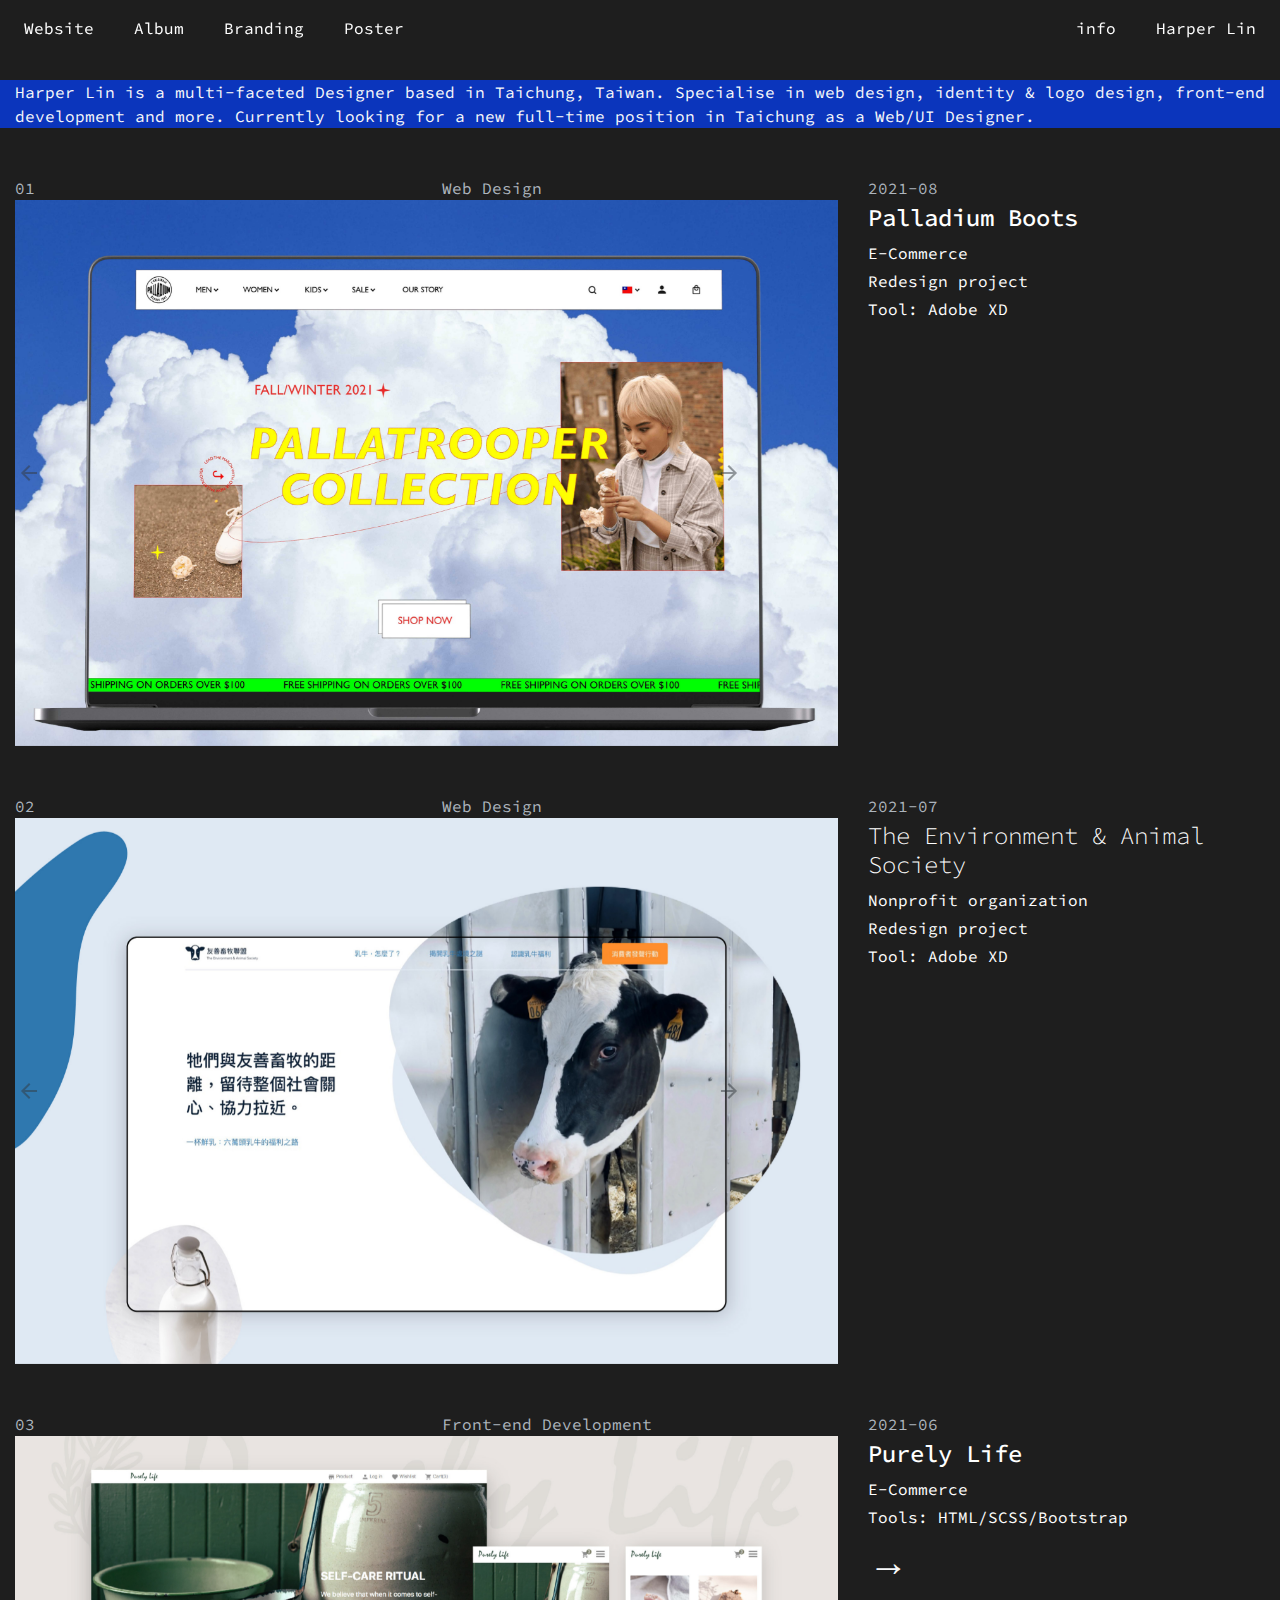
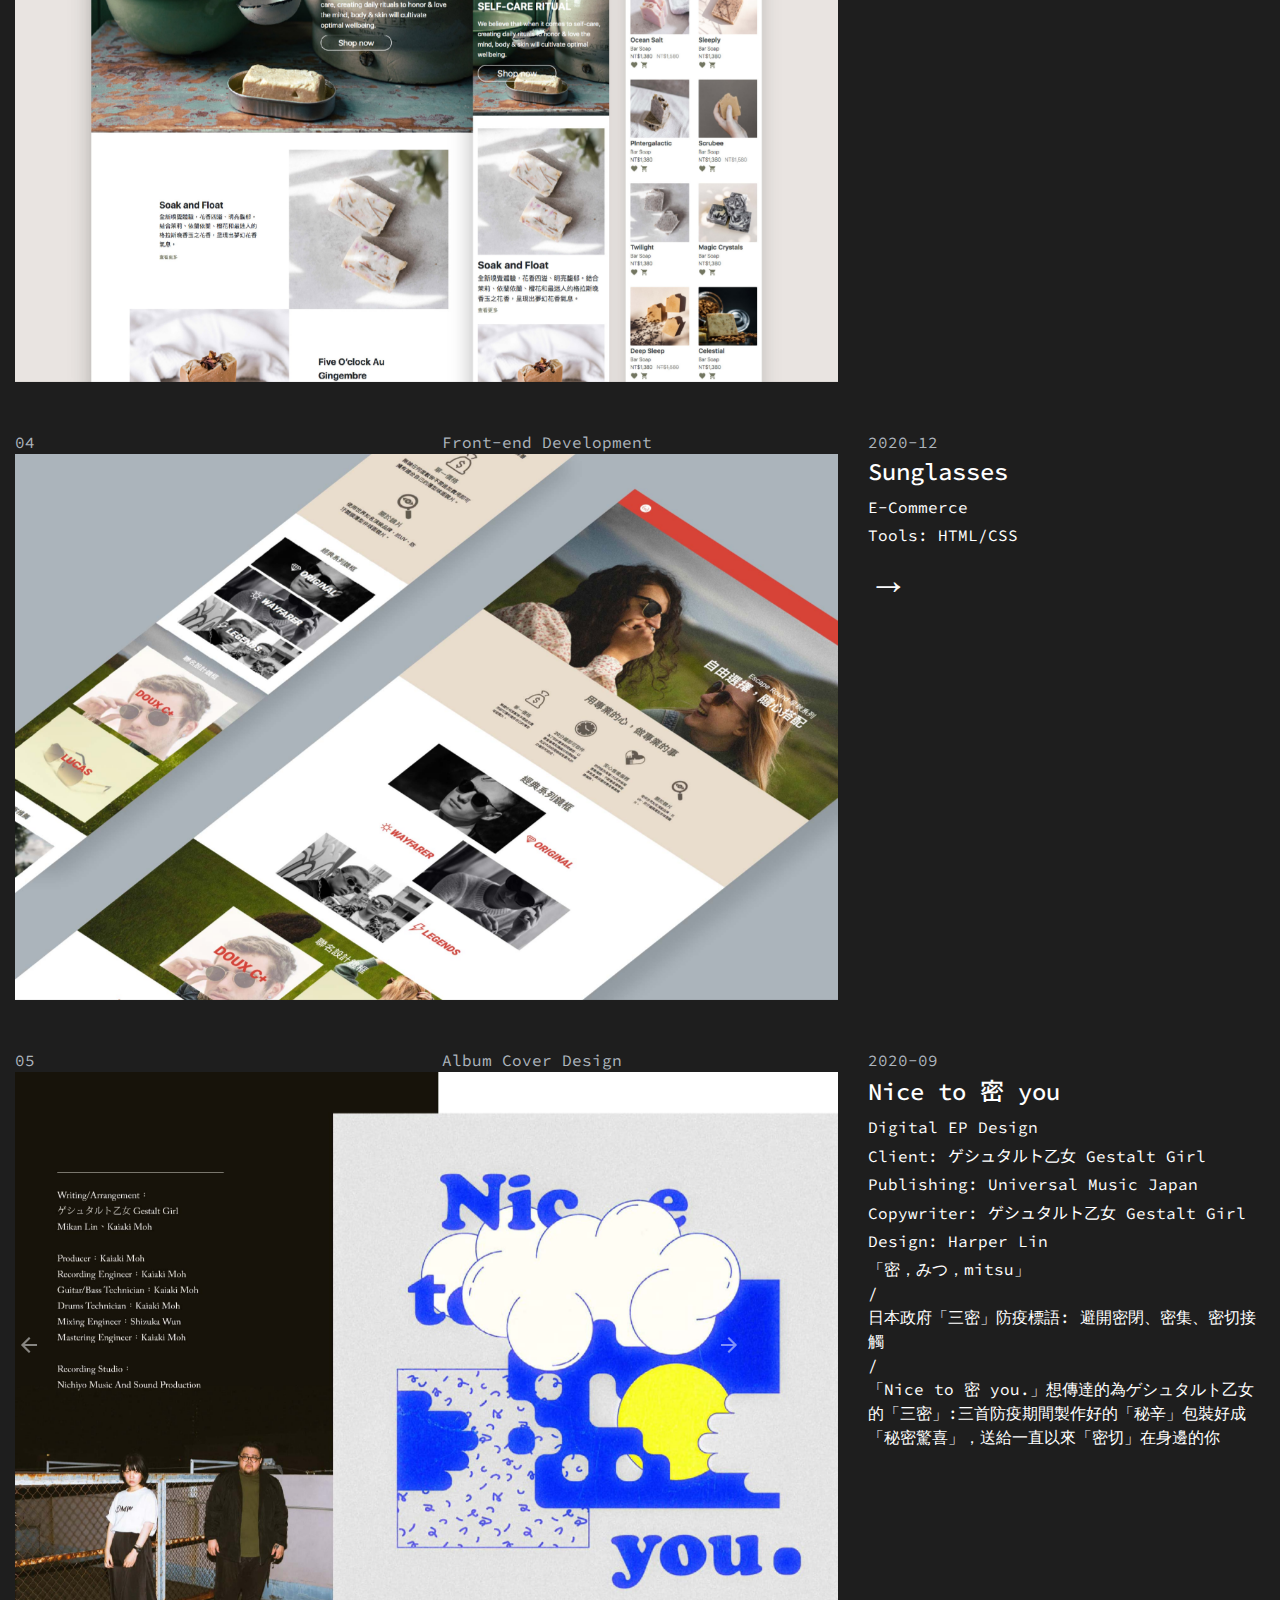
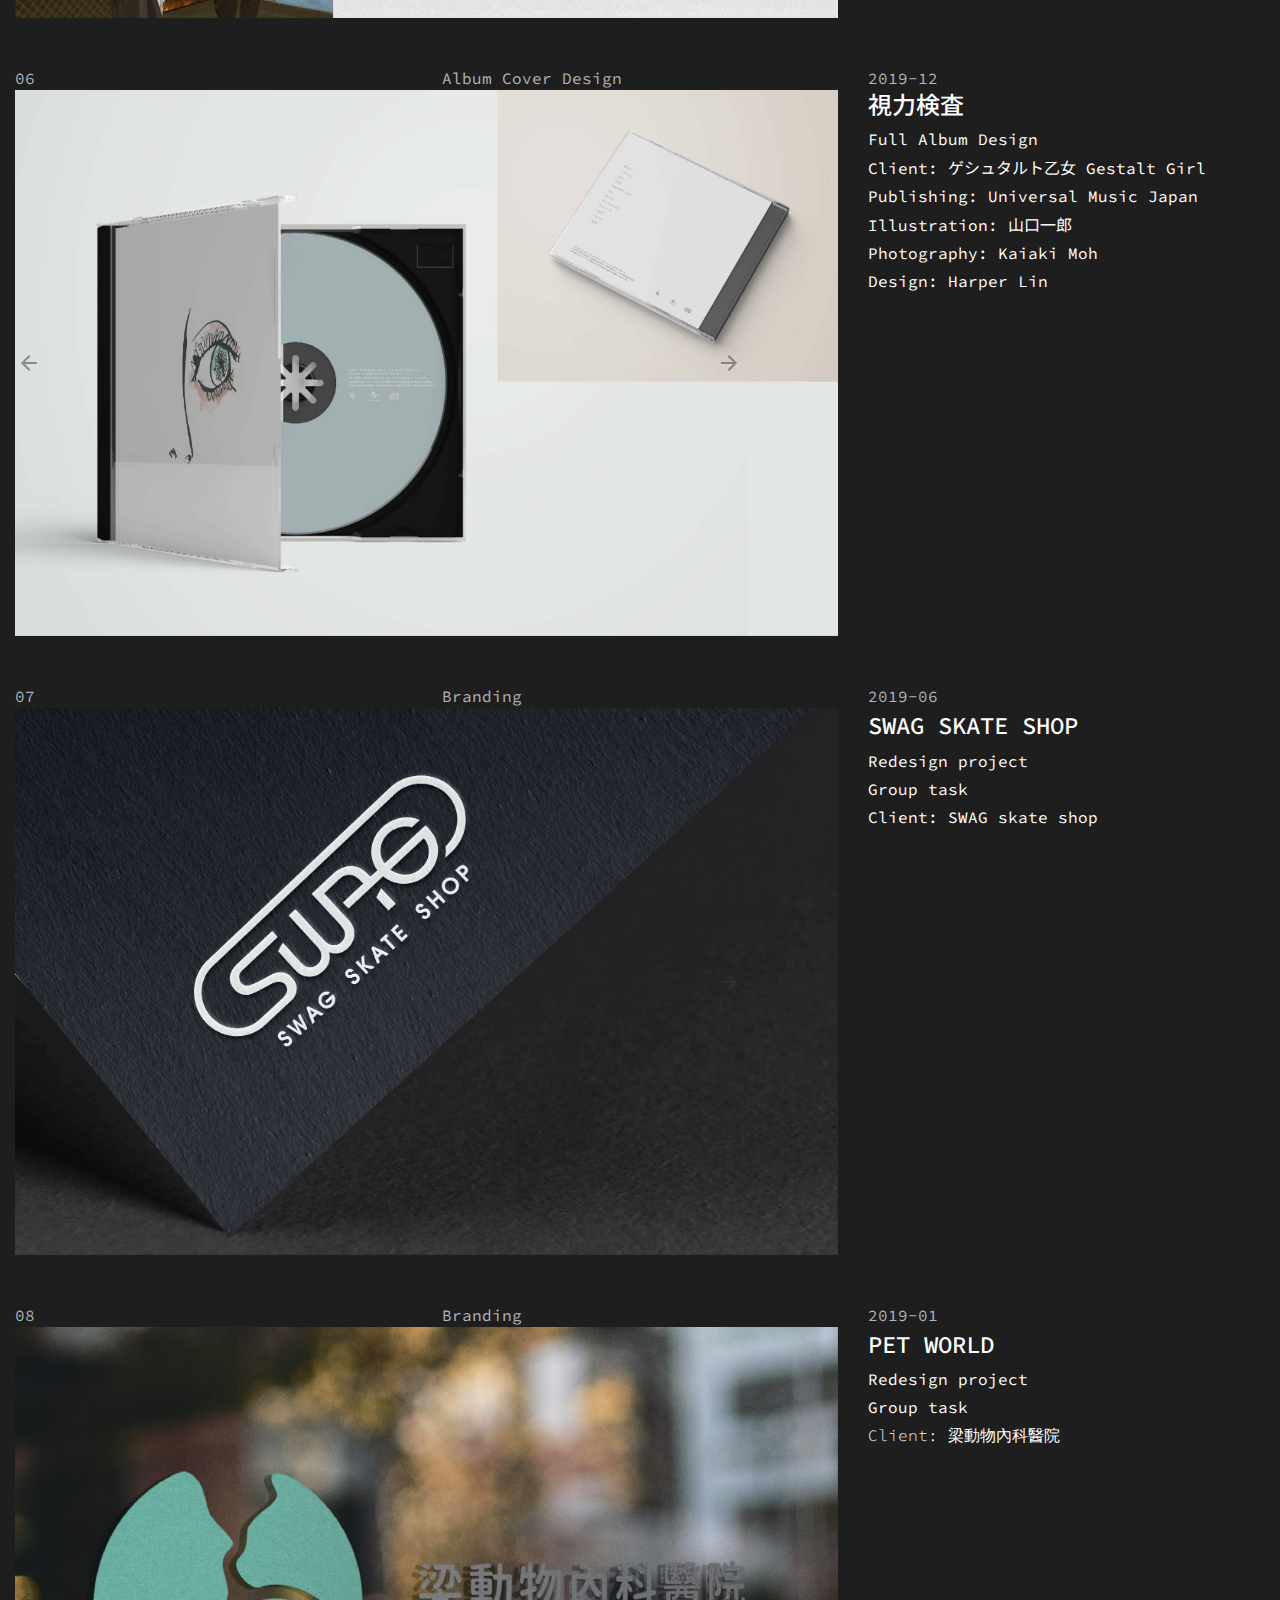
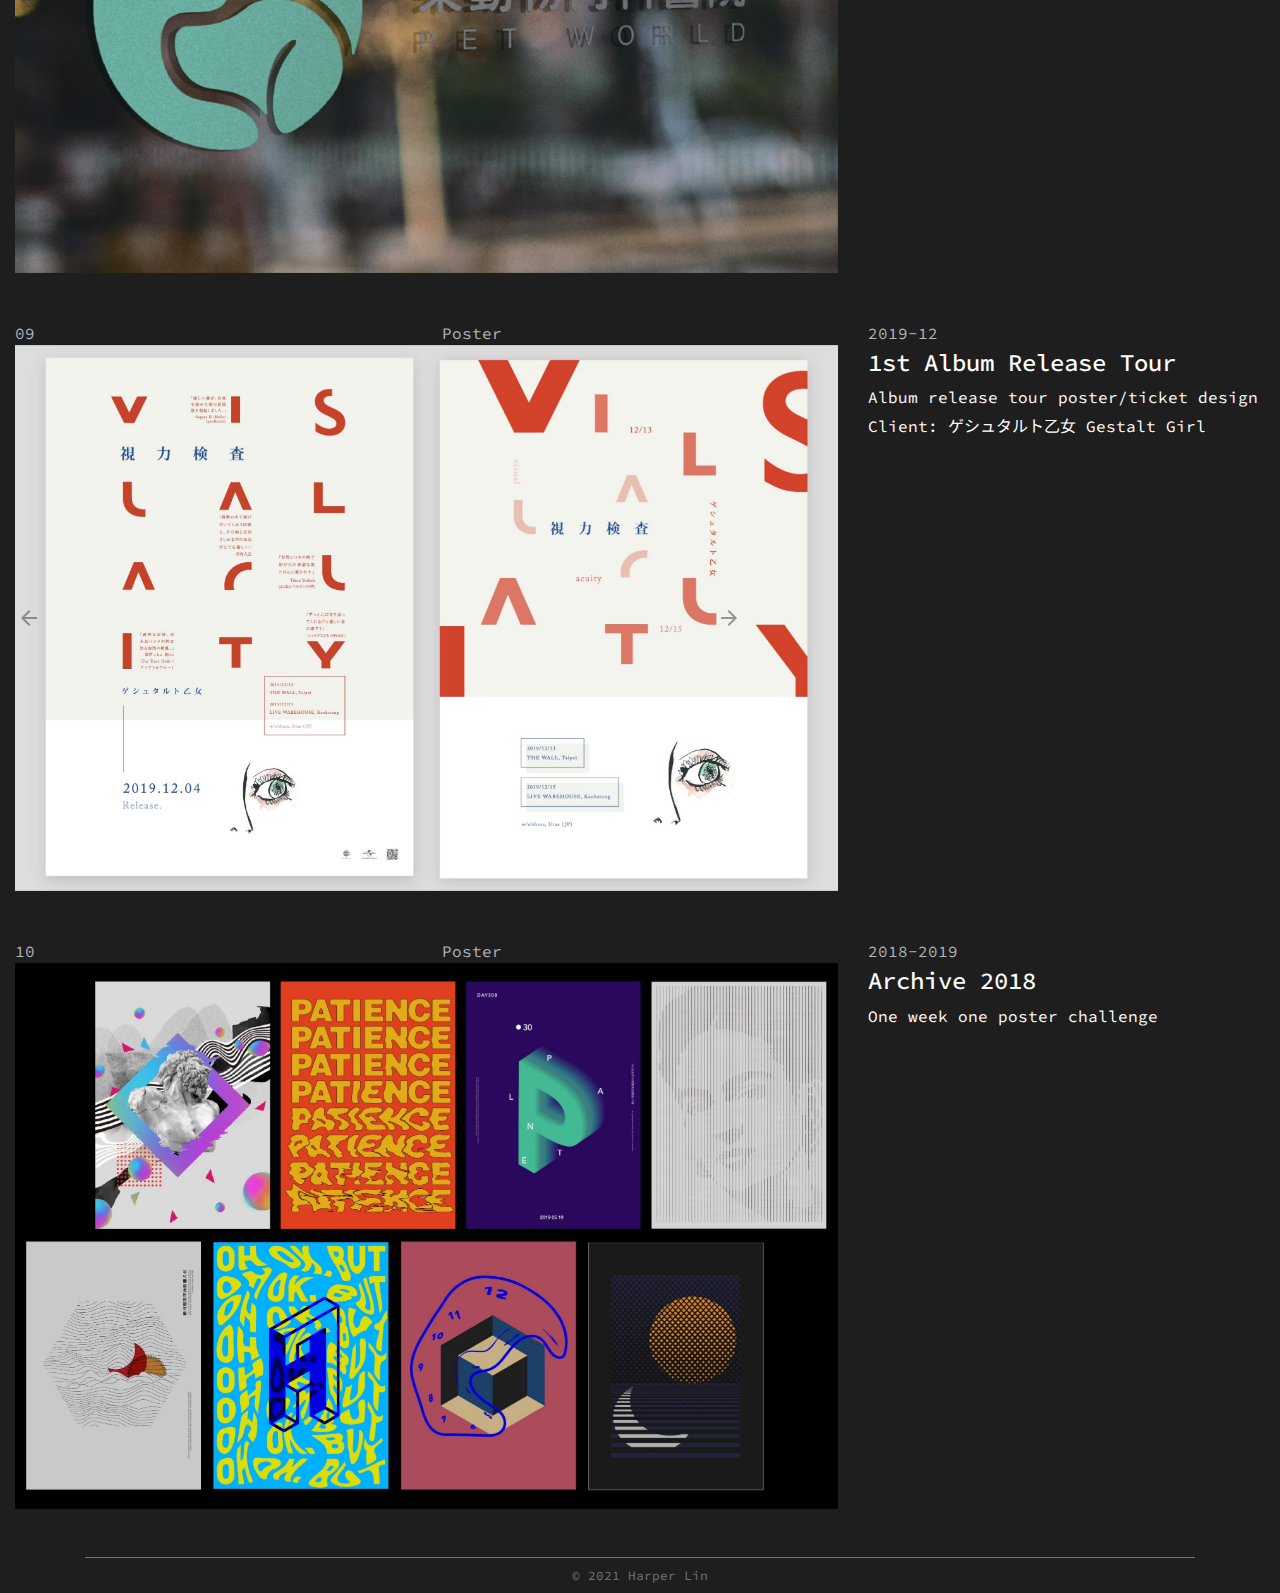
<file: index.html>
<!DOCTYPE html>
<html lang="en">

<head>
    <meta charset="UTF-8">
    <meta http-equiv="X-UA-Compatible" content="IE=edge">
    <meta name="viewport" content="width=device-width, initial-scale=1.0">
    <title>Harper Lin</title>
    <link rel="icon" href="img/favicon.ico" type="image/x-icon">
    <link rel="shortcut icon" href="img/favicon.ico" type="image/x-icon">
    <link rel="stylesheet" href="CSS/all.css">
    <link href="https://fonts.googleapis.com/icon?family=Material+Icons" rel="stylesheet">
    <link rel="preconnect" href="https://fonts.googleapis.com">
    <link rel="preconnect" href="https://fonts.gstatic.com" crossorigin>
    <link href="https://fonts.googleapis.com/css2?family=Noto+Sans+JP:wght@300&family=Source+Code+Pro:wght@300&display=swap" rel="stylesheet">
</head>

<body>
    <div class="container-fluid">
        <nav class="navbar navbar-expand-md d-flex flex-row-reverse position-fixed w-100 left-0">
            <ul class="navbar-nav d-flex flex-row">
                <li class="nav-item">
                    <a class="nav-link mr-4" href="info.html">info</a>
                </li>
                <li class="nav-item">
                    <a class="nav-link" href="index.html">Harper Lin</a>
                </li>
            </ul>
            <button class="navbar-toggler p-0" type="button" data-toggle="collapse" data-target="#navbarNav" aria-controls="navbarNav" aria-expanded="false" aria-label="Toggle navigation">
                <span></span>
                <span></span>
            </button>
            <div class="collapse navbar-collapse mt-2 mt-md-0" id="navbarNav">
                <ul class="navbar-nav">
                    <li class="nav-item mr-4">
                        <a class="nav-link" href="#website">Website</a>
                    </li>
                    <li class="nav-item mr-4">
                        <a class="nav-link" href="#album">Album</a>
                    </li>
                    <li class="nav-item mr-4">
                        <a class="nav-link" href="#branding">Branding</a>
                    </li>
                    <li class="nav-item">
                        <a class="nav-link" href="#poster">Poster</a>
                    </li>
                </ul>
            </div>
        </nav>
        <div class="row pt-7">
            <!-- col-sm-6 -->
            <div class="col-12 mb-5 bg-secondary text-light">
                Harper Lin is a multi-faceted Designer based in Taichung, Taiwan. Specialise in web design, identity & logo design, front-end development and more. Currently looking for a new full-time position in Taichung as a Web/UI Designer.
            </div>
        </div>
        <ul class="list-unstyled m-0">
            <!-- box1 -->
            <li>
                <div class="row box" id="website">
                    <div class="col-4 box__category">01</div>
                    <div class="col-4 box__category">Web Design</div>
                    <div class="col-4 box__category">2021-08</div>
                    <div class="col-md-8">
                        <div id="carousel1" class="carousel slide" data-ride="carousel">
                            <div class="box__img carousel-inner">
                                <div class="box__img__carousel carousel-item active" style="background-image: url(img/palladium01.jpg);"></div>
                                <div class="box__img__carousel carousel-item" style="background-image: url(img/palladium02.jpg);"></div>
                                <div class="box__img__carousel carousel-item" style="background-image: url(img/palladium03.jpg);"></div>
                            </div>
                            <a class="carousel-control-prev" href="#carousel1" role="button" data-slide="prev">
                                <span class="material-icons text-dark">
                                arrow_back_ios
                                </span>
                            </a>
                            <a class="carousel-control-next" href="#carousel1" role="button" data-slide="next">
                                <span class="material-icons text-dark">
                                arrow_forward_ios
                                </span>
                            </a>
                        </div>
                    </div>
                    <div class="col-md-4 d-flex flex-column mt-1">
                        <h2 class="box__title">Palladium Boots</h2>
                        <p class="box__text">E-Commerce</p>
                        <p class="box__text">Redesign project</p>
                        <p class="box__text">Tool: Adobe XD</p>
                        <!-- <a href="https://xd.adobe.com/view/95c9f4c0-ea0b-4c02-a54d-7b81c8868e18-c09a/" class="box__link" target="_blank">→</a> -->
                    </div>
                </div>
            </li>
            <!-- box1 -->
            <!-- box2 -->
            <li>
                <div class="row box">
                    <div class="col-4 box__category">02</div>
                    <div class="col-4 box__category">Web Design</div>
                    <div class="col-4 box__category">2021-07</div>
                    <div class="col-md-8">
                        <div id="carousel2" class="carousel slide" data-ride="carousel">
                            <div class="box__img carousel-inner">
                                <div class="box__img__carousel carousel-item active" style="background-image: url(img/east01.jpg);"></div>
                                <div class="box__img__carousel carousel-item" style="background-image: url(img/east02.jpg);"></div>
                                <div class="box__img__carousel carousel-item" style="background-image: url(img/east03.jpg);"></div>
                                <div class="box__img__carousel carousel-item" style="background-image: url(img/east04.jpg);"></div>
                            </div>
                            <a class="carousel-control-prev" href="#carousel2" role="button" data-slide="prev">
                                <span class="material-icons text-dark">
                                arrow_back_ios
                                </span>
                            </a>
                            <a class="carousel-control-next" href="#carousel2" role="button" data-slide="next">
                                <span class="material-icons text-dark">
                                arrow_forward_ios
                                </span>
                            </a>
                        </div>
                    </div>
                    <div class="col-md-4 d-flex flex-column mt-1">
                        <h2 class="box__title font-weight-light">The Environment & Animal Society</h2>
                        <p class="box__text">Nonprofit organization</p>
                        <p class="box__text">Redesign project</p>
                        <p class="box__text">Tool: Adobe XD</p>
                    </div>
                </div>
            </li>
            <!-- box2 -->
            <!-- box3 -->
            <li>
                <div class="row box">
                    <div class="col-4 box__category">03</div>
                    <div class="col-4 box__category">Front-end Development</div>
                    <div class="col-4 box__category">2021-06</div>
                    <div class="col-md-8">
                        <div id="carousel3" class="carousel slide" data-ride="carousel">
                            <div class="box__img carousel-inner">
                                <div class="box__img__carousel carousel-item active" style="background-image: url(img/purelyLife01.jpg);"></div>
                            </div>
                            <!-- <a class="carousel-control-prev" href="#carousel3" role="button" data-slide="prev">
                                <span class="material-icons text-dark">
                                arrow_back_ios
                                </span>
                            </a>
                            <a class="carousel-control-next" href="#carousel3" role="button" data-slide="next">
                                <span class="material-icons text-dark">
                                arrow_forward_ios
                                </span>
                            </a> -->
                        </div>
                    </div>
                    <div class="col-md-4 d-flex flex-column mt-1">
                        <h2 class="box__title">Purely Life</h2>
                        <p class="box__text">E-Commerce</p>
                        <!-- 多頁式網站切版 -->
                        <p class="box__text">Tools: HTML/SCSS/Bootstrap</p>
                        <a href="https://harper-jones.github.io/PurelyLife/" class="box__link" target="_blank">→</a>
                    </div>
                </div>
            </li>
            <!-- box3 -->
            <!-- box4 -->
            <li>
                <div class="row box">
                    <div class="col-4 box__category">04</div>
                    <div class="col-4 box__category">Front-end Development</div>
                    <div class="col-4 box__category">2020-12</div>
                    <div class="col-md-8">
                        <div id="carousel4" class="carousel slide" data-ride="carousel">
                            <div class="box__img carousel-inner">
                                <div class="box__img__carousel carousel-item active" style="background-image: url(img/sunglasses01.jpg);"></div>
                                <!-- <div class="box__img__carousel carousel-item" style="background-image: url(img/sunglasses02.jpg);"></div> -->
                            </div>
                            <!-- <a class="carousel-control-prev" href="#carousel4" role="button" data-slide="prev">
                                <span class="material-icons text-dark">
                                arrow_back_ios
                                </span>
                            </a>
                            <a class="carousel-control-next" href="#carousel4" role="button" data-slide="next">
                                <span class="material-icons text-dark">
                                arrow_forward_ios
                                </span>
                            </a> -->
                        </div>
                    </div>
                    <div class="col-md-4 d-flex flex-column mt-1">
                        <h2 class="box__title">Sunglasses</h2>
                        <!-- 電商首頁切版 -->
                        <p class="box__text">E-Commerce</p>
                        <p class="box__text">Tools: HTML/CSS</p>
                        <a href="https://harper-jones.github.io/Sunglasses/" class="box__link" target="_blank">→</a>
                    </div>
                </div>
            </li>
            <!-- box4 -->
            <!-- box5 -->
            <li>
                <div class="row box" id="album">
                    <div class="col-4 box__category">05</div>
                    <div class="col-4 box__category">Album Cover Design</div>
                    <div class="col-4 box__category">2020-09</div>
                    <div class="col-md-8">
                        <div id="carousel5" class="carousel slide" data-ride="carousel">
                            <div class="box__img carousel-inner">
                                <div class="box__img__carousel carousel-item active" style="background-image: url(img/niceTo01.jpg);"></div>
                                <div class="box__img__carousel carousel-item" style="background-image: url(img/niceTo02.png);"></div>
                            </div>
                            <a class="carousel-control-prev" href="#carousel5" role="button" data-slide="prev">
                                <span class="material-icons text-light">
                                arrow_back_ios
                                </span>
                            </a>
                            <a class="carousel-control-next" href="#carousel5" role="button" data-slide="next">
                                <span class="material-icons text-light">
                                arrow_forward_ios
                                </span>
                            </a>
                        </div>
                    </div>
                    <div class="col-md-4 d-flex flex-column mt-1">
                        <h2 class="box__title">Nice to <span class="font-jp"> 密</span> you</h2>
                        <p class="box__text">Digital EP Design</p>
                        <p class="box__text">Client: <span class="font-jp"> ゲシュタルト乙女</span> Gestalt Girl</p>
                        <p class="box__text">Publishing: Universal Music Japan</p>
                        <p class="box__text">Copywriter: <span class="font-jp"> ゲシュタルト乙女</span> Gestalt Girl</p>
                        <p class="box__text">Design: Harper Lin</p>
                        <p class="box__text">「密，みつ，mitsu」
                            <br>/
                            <br>日本政府「三密」防疫標語: 避開密閉、密集、密切接觸
                            <br>/
                            <br>「Nice to 密 you.」想傳達的為ゲシュタルト乙女的「三密」:三首防疫期間製作好的「秘辛」包裝好成「秘密驚喜」，送給一直以來「密切」在身邊的你
                        </p>
                    </div>
                </div>
            </li>
            <!-- box5 -->
            <!-- box6 -->
            <li>
                <div class="row box">
                    <div class="col-4 box__category">06</div>
                    <div class="col-4 box__category">Album Cover Design</div>
                    <div class="col-4 box__category">2019-12</div>
                    <div class="col-md-8">
                        <div id="carousel6" class="carousel slide" data-ride="carousel">
                            <div class="box__img carousel-inner">
                                <div class="box__img__carousel carousel-item active" style="background-image: url(img/visual01.jpg);"></div>
                                <div class="box__img__carousel carousel-item" style="background-image: url(img/visual02.jpeg);"></div>
                                <div class="box__img__carousel carousel-item" style="background-image: url(img/visual03.jpg);"></div>
                                <div class="box__img__carousel carousel-item" style="background-image: url(img/visual04.jpg);"></div>
                            </div>
                            <a class="carousel-control-prev" href="#carousel6" role="button" data-slide="prev">
                                <span class="material-icons text-dark">
                                arrow_back_ios
                                </span>
                            </a>
                            <a class="carousel-control-next" href="#carousel6" role="button" data-slide="next">
                                <span class="material-icons text-dark">
                                arrow_forward_ios
                                </span>
                            </a>
                        </div>
                    </div>
                    <div class="col-md-4 d-flex flex-column">
                        <h2 class="box__title font-jp">視力検査</h2>
                        <p class="box__text">Full Album Design</p>
                        <!-- <p class="box__text">Tools: Illustrator</p> -->
                        <p class="box__text">Client: <span class="font-jp"> ゲシュタルト乙女</span> Gestalt Girl</p>
                        <p class="box__text">Publishing: Universal Music Japan</p>
                        <p class="box__text">Illustration: <span class="font-jp">山口一郎</span></p>
                        <p class="box__text">Photography: Kaiaki Moh</p>
                        <p class="box__text">Design: Harper Lin</p>

                    </div>
                </div>
            </li>
            <!-- box6 -->
            <!-- box7 -->
            <li>
                <div class="row box" id="branding">
                    <div class="col-4 box__category">07</div>
                    <div class="col-4 box__category">Branding</div>
                    <div class="col-4 box__category">2019-06</div>
                    <div class="col-md-8">
                        <div id="carousel7" class="carousel slide" data-ride="carousel">
                            <div class="box__img carousel-inner">
                                <div class="box__img__carousel carousel-item active" style="background-image: url(img/swag01.jpeg);"></div>
                                <div class="box__img__carousel carousel-item" style="background-image: url(img/swag04.jpg);"></div>
                                <div class="box__img__carousel carousel-item" style="background-image: url(img/swag02.jpeg);"></div>
                                <div class="box__img__carousel carousel-item" style="background-image: url(img/swag03.jpeg);"></div>
                            </div>
                            <a class="carousel-control-prev" href="#carousel7" role="button" data-slide="prev">
                                <span class="material-icons text-dark">
                                arrow_back_ios
                                </span>
                            </a>
                            <a class="carousel-control-next" href="#carousel7" role="button" data-slide="next">
                                <span class="material-icons text-dark">
                                arrow_forward_ios
                                </span>
                            </a>
                        </div>
                    </div>
                    <div class="col-md-4 d-flex flex-column mt-1">
                        <h2 class="box__title">SWAG SKATE SHOP</h2>
                        <p class="box__text">Redesign project</p>
                        <p class="box__text">Group task</p>
                        <p class="box__text">Client: SWAG skate shop</p>
                    </div>
                </div>
            </li>
            <!-- box7 -->
            <!-- box8 -->
            <li>
                <div class="row box">
                    <div class="col-4 box__category">08</div>
                    <div class="col-4 box__category">Branding</div>
                    <div class="col-4 box__category">2019-01</div>
                    <div class="col-md-8">
                        <div id="carousel8" class="carousel slide" data-ride="carousel">
                            <div class="box__img carousel-inner">
                                <div class="box__img__carousel carousel-item active" style="background-image: url(img/pet01.jpeg);"></div>
                                <div class="box__img__carousel carousel-item" style="background-image: url(img/pet02.jpeg);"></div>
                                <div class="box__img__carousel carousel-item" style="background-image: url(img/pet03.jpeg);"></div>
                                <div class="box__img__carousel carousel-item" style="background-image: url(img/pet04.jpeg);"></div>
                                <div class="box__img__carousel carousel-item" style="background-image: url(img/pet05.jpeg);"></div>
                            </div>
                            <a class="carousel-control-prev" href="#carousel8" role="button" data-slide="prev">
                                <span class="material-icons text-dark">
                                arrow_back_ios
                                </span>
                            </a>
                            <a class="carousel-control-next" href="#carousel8" role="button" data-slide="next">
                                <span class="material-icons text-dark">
                                arrow_forward_ios
                                </span>
                            </a>
                        </div>
                    </div>
                    <div class="col-md-4 d-flex flex-column mt-1">
                        <h2 class="box__title">PET WORLD</h2>
                        <p class="box__text">Redesign project</p>
                        <p class="box__text">Group task</p>
                        <p class="box__text font-weight-light">Client: 梁動物內科醫院</p>
                    </div>
                </div>
            </li>
            <!-- box8 -->
            <!-- box9 -->
            <li>
                <div class="row box" id="poster">
                    <div class="col-4 box__category">09</div>
                    <div class="col-4 box__category">Poster</div>
                    <div class="col-4 box__category">2019-12</div>
                    <div class="col-md-8">
                        <div id="carousel9" class="carousel slide" data-ride="carousel">
                            <div class="box__img carousel-inner">
                                <div class="box__img__carousel carousel-item active" style="background-image: url(img/visualPoster01.jpg);"></div>
                                <div class="box__img__carousel carousel-item" style="background-image: url(img/visualPoster02.jpg);"></div>
                            </div>
                            <a class="carousel-control-prev" href="#carousel9" role="button" data-slide="prev">
                                <span class="material-icons text-dark">
                                arrow_back_ios
                                </span>
                            </a>
                            <a class="carousel-control-next" href="#carousel9" role="button" data-slide="next">
                                <span class="material-icons text-dark">
                                arrow_forward_ios
                                </span>
                            </a>
                        </div>
                    </div>
                    <div class="col-md-4 d-flex flex-column mt-1">
                        <h2 class="box__title">1st Album Release Tour</h2>
                        <p class="box__text">Album release tour poster/ticket design</p>
                        <p class="box__text">Client: <span class="font-jp"> ゲシュタルト乙女</span> Gestalt Girl</p>
                    </div>
                </div>
            </li>
            <!-- box9 -->
            <!-- box10 -->
            <li>
                <div class="row box" id="poster">
                    <div class="col-4 box__category">10</div>
                    <div class="col-4 box__category">Poster</div>
                    <div class="col-4 box__category">2018-2019</div>
                    <div class="col-md-8">
                        <div id="carousel10" class="carousel slide" data-ride="carousel">
                            <div class="box__img carousel-inner">
                                <div class="box__img__carousel carousel-item active" style="background-image: url(img/poster01.jpg);"></div>
                            </div>
                            <!-- <a class="carousel-control-prev" href="#carousel10" role="button" data-slide="prev">
                                <span class="material-icons text-dark">
                                arrow_back_ios
                                </span>
                            </a>
                            <a class="carousel-control-next" href="#carousel10" role="button" data-slide="next">
                                <span class="material-icons text-dark">
                                arrow_forward_ios
                                </span>
                            </a> -->
                        </div>
                    </div>
                    <div class="col-md-4 d-flex flex-column mt-1">
                        <h2 class="box__title">Archive 2018</h2>
                        <p class="box__text">One week one poster challenge</p>
                    </div>
                </div>
            </li>
            <!-- box10 -->
        </ul>
    </div>
    <footer>
        <div class="container">
            <div class="text-center small border-top py-2 text-muted">© 2021 Harper Lin</div>
        </div>
    </footer>

    <script src="https://cdnjs.cloudflare.com/ajax/libs/jquery/3.3.1/jquery.min.js"></script>
    <script src="https://cdnjs.cloudflare.com/ajax/libs/popper.js/1.14.6/umd/popper.min.js" integrity="sha384-wHAiFfRlMFy6i5SRaxvfOCifBUQy1xHdJ/yoi7FRNXMRBu5WHdZYu1hA6ZOblgut" crossorigin="anonymous"></script>
    <script src="https://stackpath.bootstrapcdn.com/bootstrap/4.2.1/js/bootstrap.min.js" integrity="sha384-B0UglyR+jN6CkvvICOB2joaf5I4l3gm9GU6Hc1og6Ls7i6U/mkkaduKaBhlAXv9k" crossorigin="anonymous"></script>
    <script>
        $(".navbar-toggler").click(function() {
            $(this).toggleClass("active");
        });

        // jQuery(document).ready(function($) {
        $('#navbarNav a').on('click', function(event) {
            event.preventDefault();

            let x = $(this).attr('href');
            $('html, body').animate({
                    scrollTop: $(x).offset().top - 56
                },
                1000);
        });
        // });
    </script>

</body>

</html>
</file>
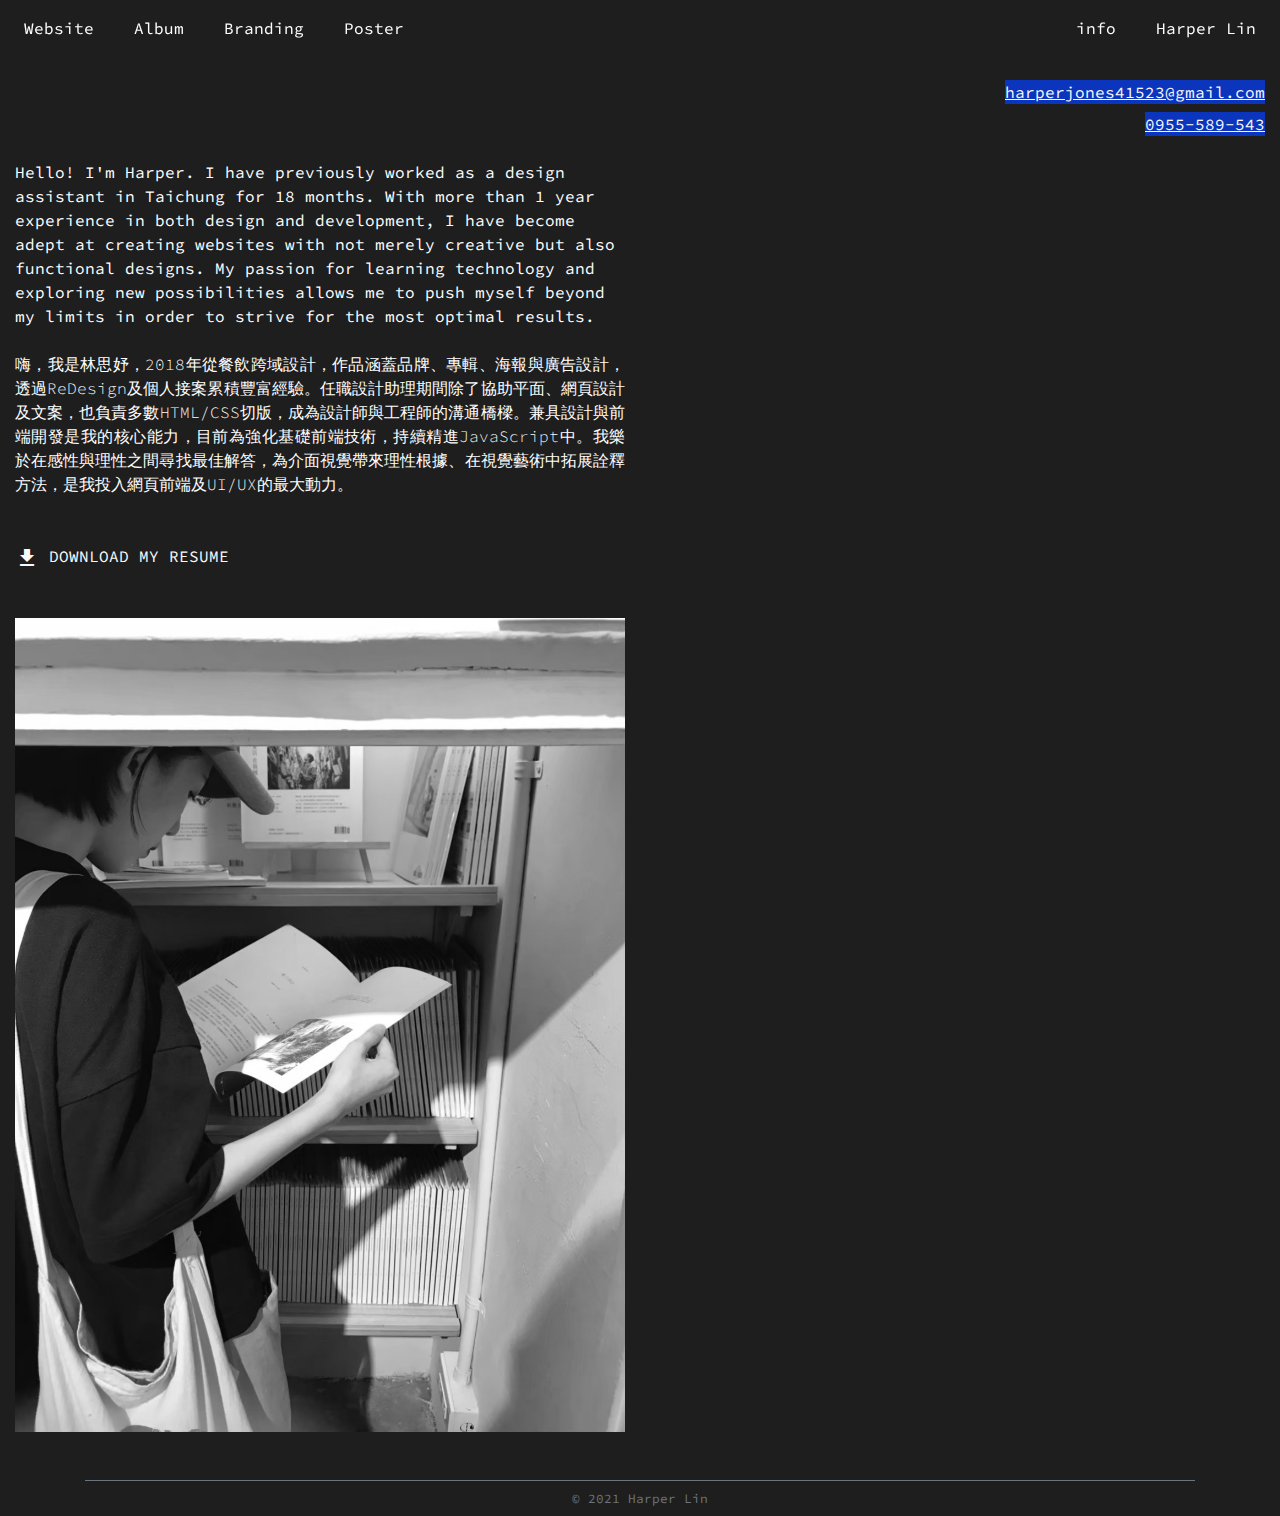
<file: info.html>
<!DOCTYPE html>
<html lang="en">

<head>
    <meta charset="UTF-8">
    <meta http-equiv="X-UA-Compatible" content="IE=edge">
    <meta name="viewport" content="width=device-width, initial-scale=1.0">
    <title>About | Harper Lin</title>
    <link rel="icon" href="img/favicon.ico" type="image/x-icon">
    <link rel="shortcut icon" href="img/favicon.ico" type="image/x-icon">
    <link rel="stylesheet" href="CSS/all.css">
    <link href="https://fonts.googleapis.com/icon?family=Material+Icons" rel="stylesheet">
    <link rel="preconnect" href="https://fonts.googleapis.com">
    <link rel="preconnect" href="https://fonts.gstatic.com" crossorigin>
    <link href="https://fonts.googleapis.com/css2?family=Noto+Sans+JP:wght@300&family=Source+Code+Pro:wght@300&display=Noto+Sans+TC:wght@300&display=swap" rel="stylesheet">
    
</head>

<body>
    <div class="container-fluid mb-5">
        <nav class="navbar navbar-expand-md d-flex flex-row-reverse position-fixed w-100 left-0">
            <ul class="navbar-nav d-flex flex-row">
                <li class="nav-item">
                    <a class="nav-link mr-4" href="info.html">info</a>
                </li>
                <li class="nav-item">
                    <a class="nav-link" href="index.html">Harper Lin</a>
                </li>
            </ul>
            <button class="navbar-toggler p-0" type="button" data-toggle="collapse" data-target="#navbarNav" aria-controls="navbarNav" aria-expanded="false" aria-label="Toggle navigation">
                <span></span>
                <span></span>
            </button>
            <div class="collapse navbar-collapse mt-2 mt-md-0" id="navbarNav">
                <ul class="navbar-nav">
                    <li class="nav-item mr-4">
                        <a class="nav-link" href="index.html#website">Website</a>
                    </li>
                    <li class="nav-item mr-4">
                        <a class="nav-link" href="index.html#album">Album</a>
                    </li>
                    <li class="nav-item mr-4">
                        <a class="nav-link" href="index.html#branding">Branding</a>
                    </li>
                    <li class="nav-item">
                        <a class="nav-link" href="index.html#poster">Poster</a>
                    </li>
                </ul>
            </div>
        </nav>
        <div class="row pt-7 flex-column text-right">
            <div class="col">
                <a class="text-light bg-secondary d-inline-block hover__text--underline mb-2" href="mailto:harperjones41523@gmail.com">harperjones41523@gmail.com</a>
                <br>
                <a class="text-light bg-secondary d-inline-block hover__text--underline" href="tel:+886 955589543">0955-589-543</a>
            </div>
            
        </div>
        <div class="row pt-4 flex-column">
            <div class="col-md-8 col-lg-6 mb-5">
                <p class="text-md-justify mb-4">
                    Hello! I'm Harper. I have previously worked as a design assistant in Taichung for 18 months. With more than 1 year experience in both design and development, I have become adept at creating websites with not merely creative but also functional designs. My passion for learning technology and exploring new possibilities allows me to push myself beyond my limits in order to strive for the most optimal results.
                </p>
                <p class="text-justify font-weight-light mb-5">
                    嗨，我是林思妤，2018年從餐飲跨域設計，作品涵蓋品牌、專輯、海報與廣告設計，透過ReDesign及個人接案累積豐富經驗。任職設計助理期間除了協助平面、網頁設計及文案，也負責多數HTML/CSS切版，成為設計師與工程師的溝通橋樑。兼具設計與前端開發是我的核心能力，目前為強化基礎前端技術，持續精進JavaScript中。我樂於在感性與理性之間尋找最佳解答，為介面視覺帶來理性根據、在視覺藝術中拓展詮釋方法，是我投入網頁前端及UI/UX的最大動力。
                </p>
                <a href="https://drive.google.com/drive/folders/1hAFYgxSSrhg5W8YyryjO3Wd_r8hK4fNP?usp=sharing" class="hover__text--primary" target="_blank">
                    <span class="material-icons align-middle">
                        file_download
                        </span>
                        DOWNLOAD MY RESUME
                </a>
            </div>
            <div class="col-md-6">
                <img src="img/info01.jpeg" alt="portrait" class="img-fluid hover__filter--grayscale">
            </div>
        </div>
        
        
    </div>
    <footer>
        <div class="container">
            <div class="text-center small border-top py-2 text-muted">© 2021 Harper Lin</div>
        </div>
    </footer>

    <script src="https://cdnjs.cloudflare.com/ajax/libs/jquery/3.3.1/jquery.min.js"></script>
    <script src="https://cdnjs.cloudflare.com/ajax/libs/popper.js/1.14.6/umd/popper.min.js" integrity="sha384-wHAiFfRlMFy6i5SRaxvfOCifBUQy1xHdJ/yoi7FRNXMRBu5WHdZYu1hA6ZOblgut" crossorigin="anonymous"></script>
    <script src="https://stackpath.bootstrapcdn.com/bootstrap/4.2.1/js/bootstrap.min.js" integrity="sha384-B0UglyR+jN6CkvvICOB2joaf5I4l3gm9GU6Hc1og6Ls7i6U/mkkaduKaBhlAXv9k" crossorigin="anonymous"></script>
    <script>
        $(".navbar-toggler").click(function() {
            $(this).toggleClass("active");
        });
    </script>
</body>

</html>
</file>
